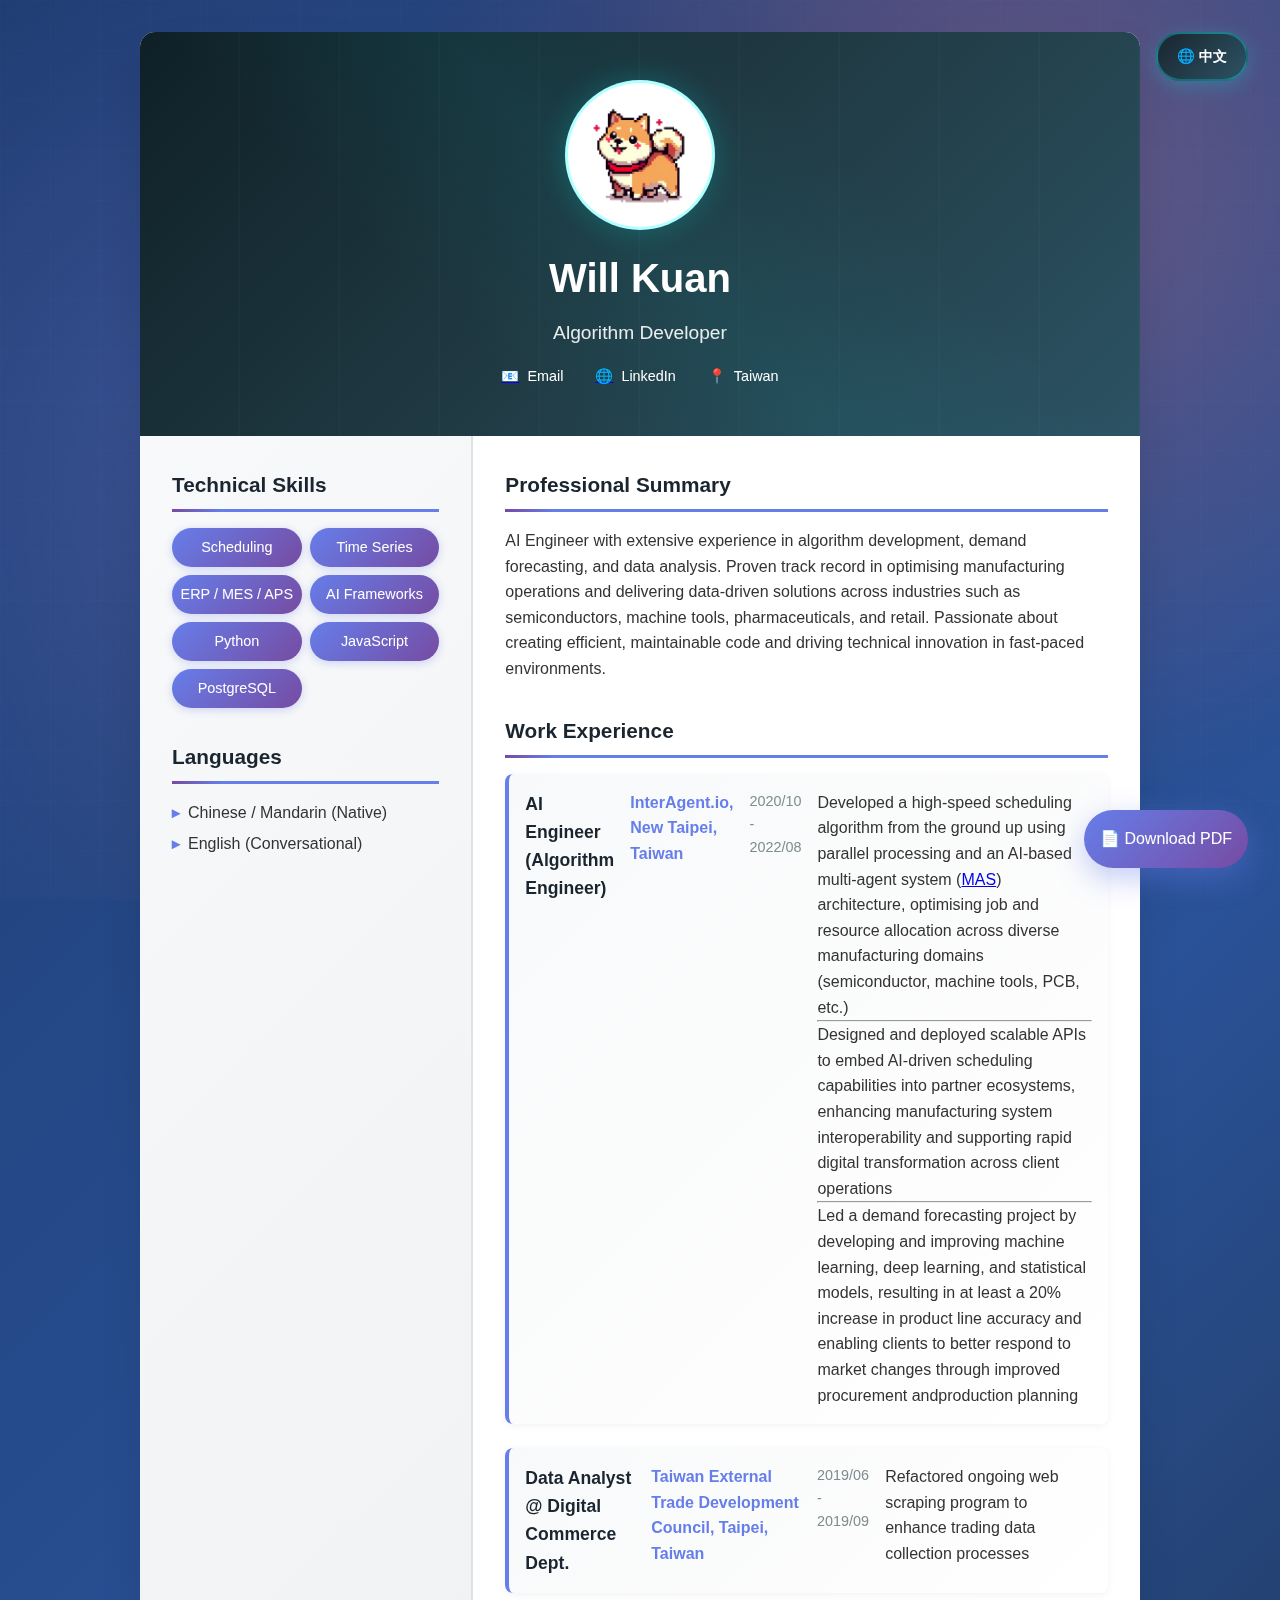
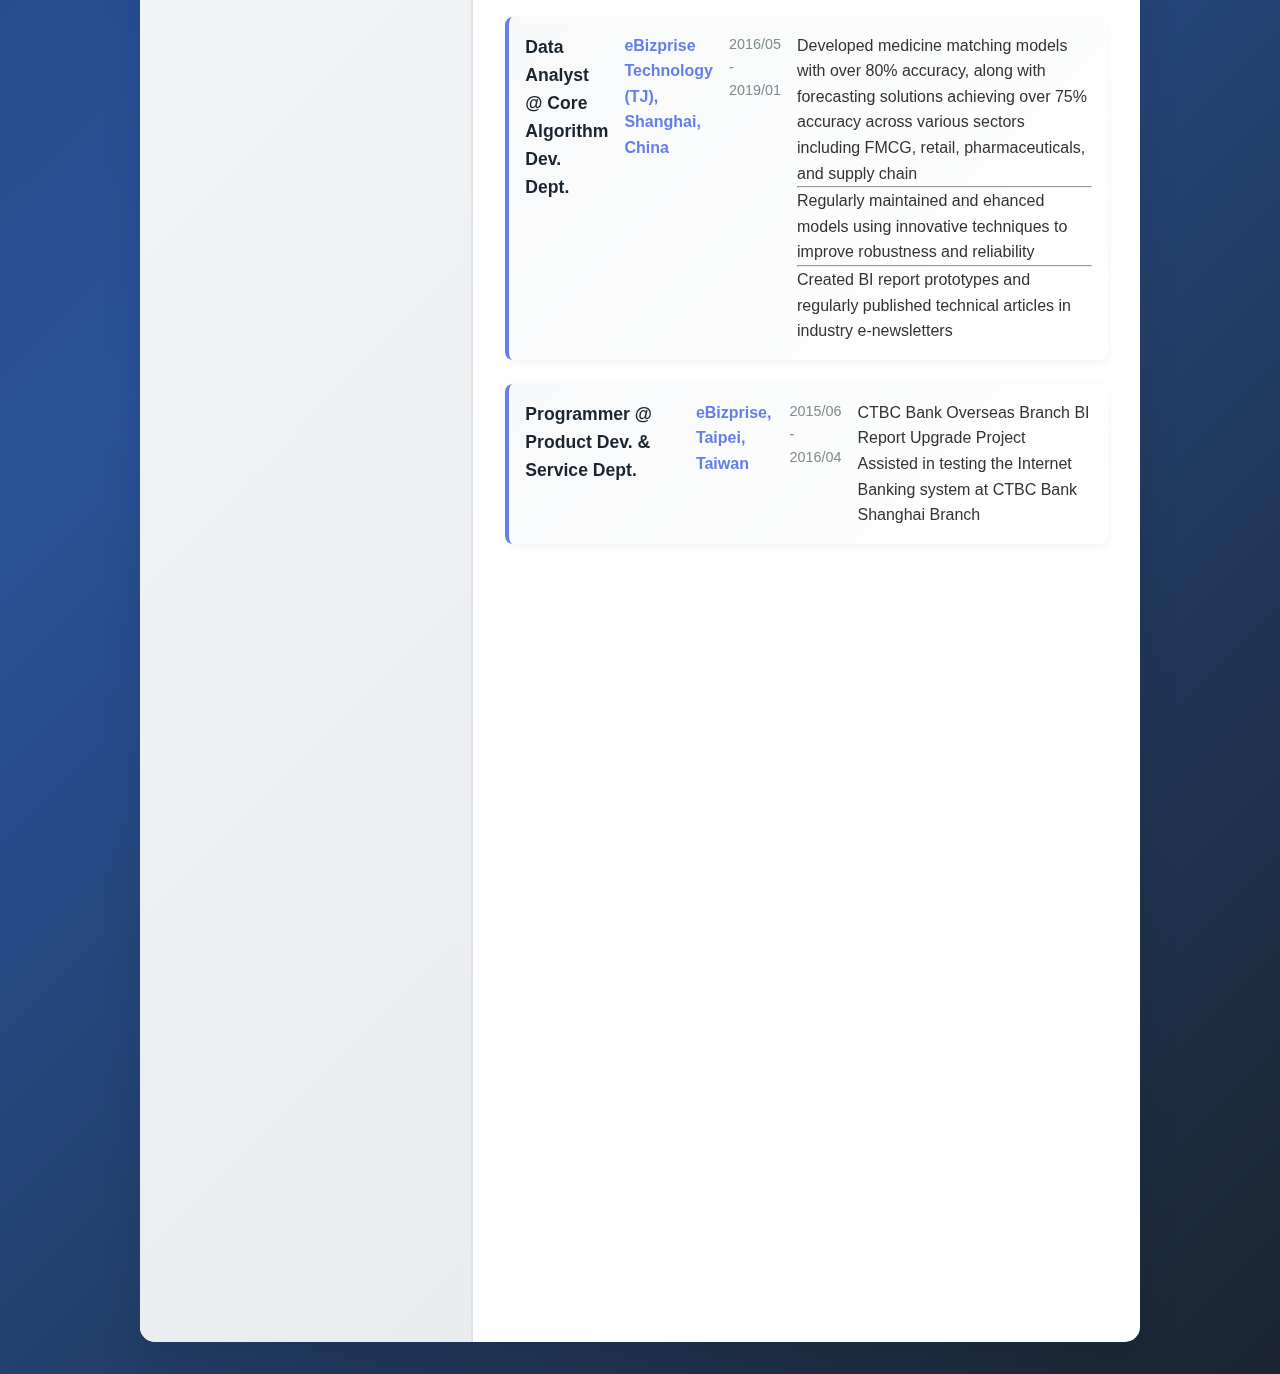
<file: public/cv.html>
<!DOCTYPE html>
<html lang="en">

<head>
    <meta charset="UTF-8">
    <meta name="viewport" content="width=device-width, initial-scale=1.0">
    <title>Sarah Johnson - Professional CV</title>
    <link rel="stylesheet" href="../css/page-cv.css">
</head>

<body>
    <button class="language-switcher" onclick="toggleLanguage()">
        🌐 中文
    </button>

    <div class="container">
        <header class="header">
            <div class="profile-img"><img src="../assets/images/icons/shiba.png" alt="shiba dog" height="120"></div>
            <h1>Will Kuan</h1>
            <p>Algorithm Developer</p>
            <div class="contact-info">
                <div class="contact-item">
                    <span><a href="aiien61will@gmail.com">📧</a></span> Email
                </div>
                <div class="contact-item">
                    <span><a href="https://www.linkedin.com/in/will-kuan-0b073385/">🌐</a></span> LinkedIn
            
                </div>
                <div class="contact-item">
                    <span>📍</span> Taiwan
                </div>
            </div>
        </header>

        <div class="main-content">
            <aside class="sidebar">
                <section class="section">
                    <h2>Technical Skills</h2>
                    <div class="skills-grid">
                        <div class="skill-item">Scheduling</div>
                        <div class="skill-item">Time Series</div>
                        <div class="skill-item">ERP / MES / APS</div>
                        <div class="skill-item">AI Frameworks</div>
                        <div class="skill-item">Python</div>
                        <div class="skill-item">JavaScript</div>
                        <div class="skill-item">PostgreSQL</div>
                    </div>
                </section>

                <section class="section">
                    <h2>Languages</h2>
                    <ul class="languages">
                        <li>Chinese / Mandarin (Native)</li>
                        <li>English (Conversational)</li>
                    </ul>
                </section>

                <section class="section">
                    <h2>Key Achievements</h2>
                    <div class="achievement-item">
                        Achieved 10x faster runtime scheduling 20,000 jobs within 10 minutes<br />
                        (bottleneck: > 1 hour to process 1,000 jobs)
                    </div>
                    <div class="achievement-item">
                        Improved shipment demand forecasting model performance by 20%
                    </div>
                    <div class="achievement-item">
                        Achieved 75% accuracy sales forecasting solution
                    </div>
                    <div class="achievement-item">
                        Published multiple technical articles
                    </div>
                </section>

                <section class="section">
                    <h2>Interests</h2>
                    <ul class="interests">
                        <li>Travelling in the middle of nowhere</li>
                        <li>Sports (baseball, basketball, tennis, football)</li>
                        <li>Films, anime, TV series (Korean, UK, and US)</li>
                        <li>Cooking</li>
                        <li>Searching all the streets for tucked-away vegetarian food</li>
                    </ul>
                </section>
            </aside>

            <main class="content">
                <section class="section">
                    <h2>Professional Summary</h2>
                    <p>AI Engineer with extensive experience in algorithm development, demand forecasting,
                        and data analysis. Proven track record in optimising manufacturing operations
                        and delivering data-driven solutions across industries such as semiconductors,
                        machine tools, pharmaceuticals, and retail. Passionate about creating efficient,
                        maintainable code and driving technical innovation in fast-paced environments.</p>
                </section>

                <section class="section">
                    <h2>Work Experience</h2>
                    <div class="experience-item">
                        <div class="job-title">AI Engineer (Algorithm Engineer)</div>
                        <div class="company">InterAgent.io, New Taipei, Taiwan</div>
                        <div class="date">2020/10 - 2022/08</div>
                        <ul>
                            <li>Developed a high-speed scheduling algorithm from the ground up using
                                parallel processing and an AI-based multi-agent system
                                (<a href="https://www.wikiwand.com/en/Multi-agent%20system">MAS</a>)
                                architecture, optimising job and resource allocation across diverse
                                manufacturing domains (semiconductor, machine tools, PCB, etc.)</li>
                            <hr />
                    
                            <li>Designed and deployed scalable APIs to embed AI-driven scheduling capabilities
                                into partner ecosystems, enhancing manufacturing system interoperability
                                and supporting rapid digital transformation across client operations</li>
                            <hr />
                    
                            <li>Led a demand forecasting project by developing and improving machine learning,
                                deep learning, and statistical models, resulting in at least a 20% increase
                                in product line accuracy and enabling clients to better respond to market changes
                                through improved procurement andproduction planning</li>
                        </ul>
                    </div>

                    <div class="experience-item">
                        <div class="job-title">Data Analyst @ Digital Commerce Dept.</div>
                        <div class="company">Taiwan External Trade Development Council, Taipei, Taiwan</div>
                        <div class="date">2019/06 - 2019/09</div>
                        <ul>
                            <li>Refactored ongoing web scraping program to enhance
                                trading data collection processes</li>
                        </ul>
                    </div>

                    <div class="experience-item">
                        <div class="job-title">Data Analyst @ Core Algorithm Dev. Dept.</div>
                        <div class="company">eBizprise Technology (TJ), Shanghai, China</div>
                        <div class="date">2016/05 - 2019/01</div>
                        <ul>
                            <li>Developed medicine matching models with over 80% accuracy, along with
                                forecasting solutions achieving over 75% accuracy across various sectors
                                including FMCG, retail, pharmaceuticals, and supply chain</li>
                            <hr />
                    
                            <li>Regularly maintained and ehanced models using innovative techniques 
                                to improve robustness and reliability</li>
                            <hr />
                    
                            <li>Created BI report prototypes and regularly published technical articles 
                                in industry e-newsletters</li>
                            
                        </ul>
                    </div>

                    <div class="experience-item">
                        <div class="job-title">Programmer @ Product Dev. & Service Dept.</div>
                        <div class="company">eBizprise, Taipei, Taiwan</div>
                        <div class="date">2015/06 - 2016/04</div>
                        <ul>
                            <li>CTBC Bank Overseas Branch BI Report Upgrade Project</li>
                            <li>Assisted in testing the Internet Banking system at CTBC Bank Shanghai Branch</li>
                        </ul>
                    </div>
                </section>

                <section class="section">
                    <h2>Education</h2>
                    <div class="education-item">
                        <div class="job-title">Master's Degree in Service Science (Business-Oriented Data Analysis)</div>
                        <div class="company">National Tsing Hua University, Taiwan</div>
                        <div class="date">2018/09 - 2020/06</div>
                        <!-- <ul>
                            <li>Master Thesis: Evaluating Peak-Capturing Performance of Time Series 
                                Forecasting Algorithms</li><hr/>
                            
                            <li>IEEE DataCom 2019 speaker & Paper: Forecasting Daily Accommodation 
                                Occupancy for Supply Preparation by a Sharing Economy Platform</li>
                        </ul> -->
                        <p>Master Thesis: Evaluating Peak-Capturing Performance of Time Series 
                            Forecasting Algorithms</p><hr />
                        <p>IEEE DataCom 2019 speaker & Paper: Forecasting Daily Accommodation 
                            Occupancy for Supply Preparation by a Sharing Economy Platform</p>
                    </div>
                    
                    <div class="education-item">
                        <div class="job-title">Bachelor's Degree in Applied Mathematics</div>
                        <div class="company">National Sun Yat-Sen University, Taiwan</div>
                        <div class="date">2007/09 - 2011/06</div>
                    </div>
                </section>

                <section class="section">
                    <h2>Awards & Certifications</h2>
                    <div class="education-item">
                        <div class="job-title">Conference Speaker</div>
                        <div class="company">IEEE DataCom</div>
                        <div class="date">2019</div>
                    </div>
                    <div class="education-item">
                        <div class="job-title">Taiwan's Top 5 & Taiwan Delegation</div>
                        <div class="company">Asia Open Data Hackathon</div>
                        <div class="date">2016</div>
                    </div>
                </section>
            </main>
        </div>
    </div>

    <a href="#" class="download-btn" onclick="window.print(); return false;">
        📄 Download PDF
    </a>

    <script src="../js/script.js"></script>
</body>

</html>
</file>
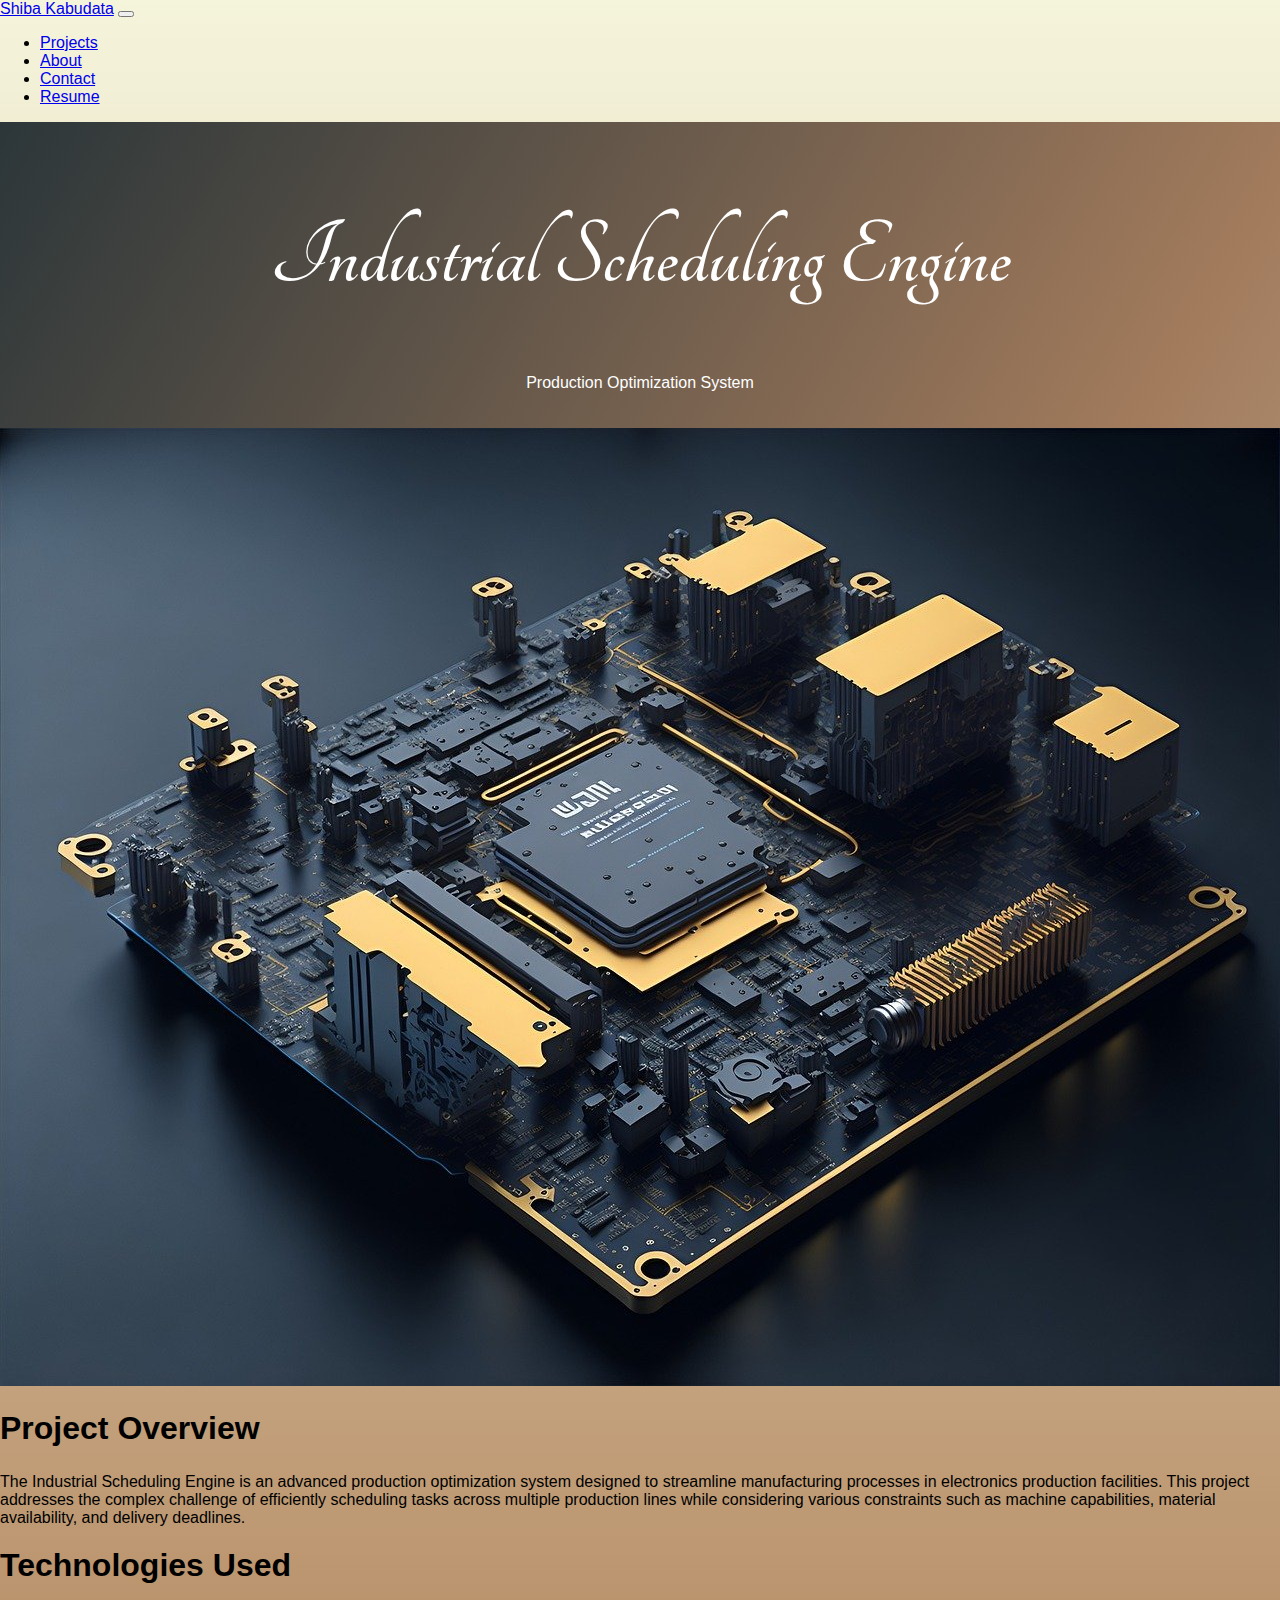
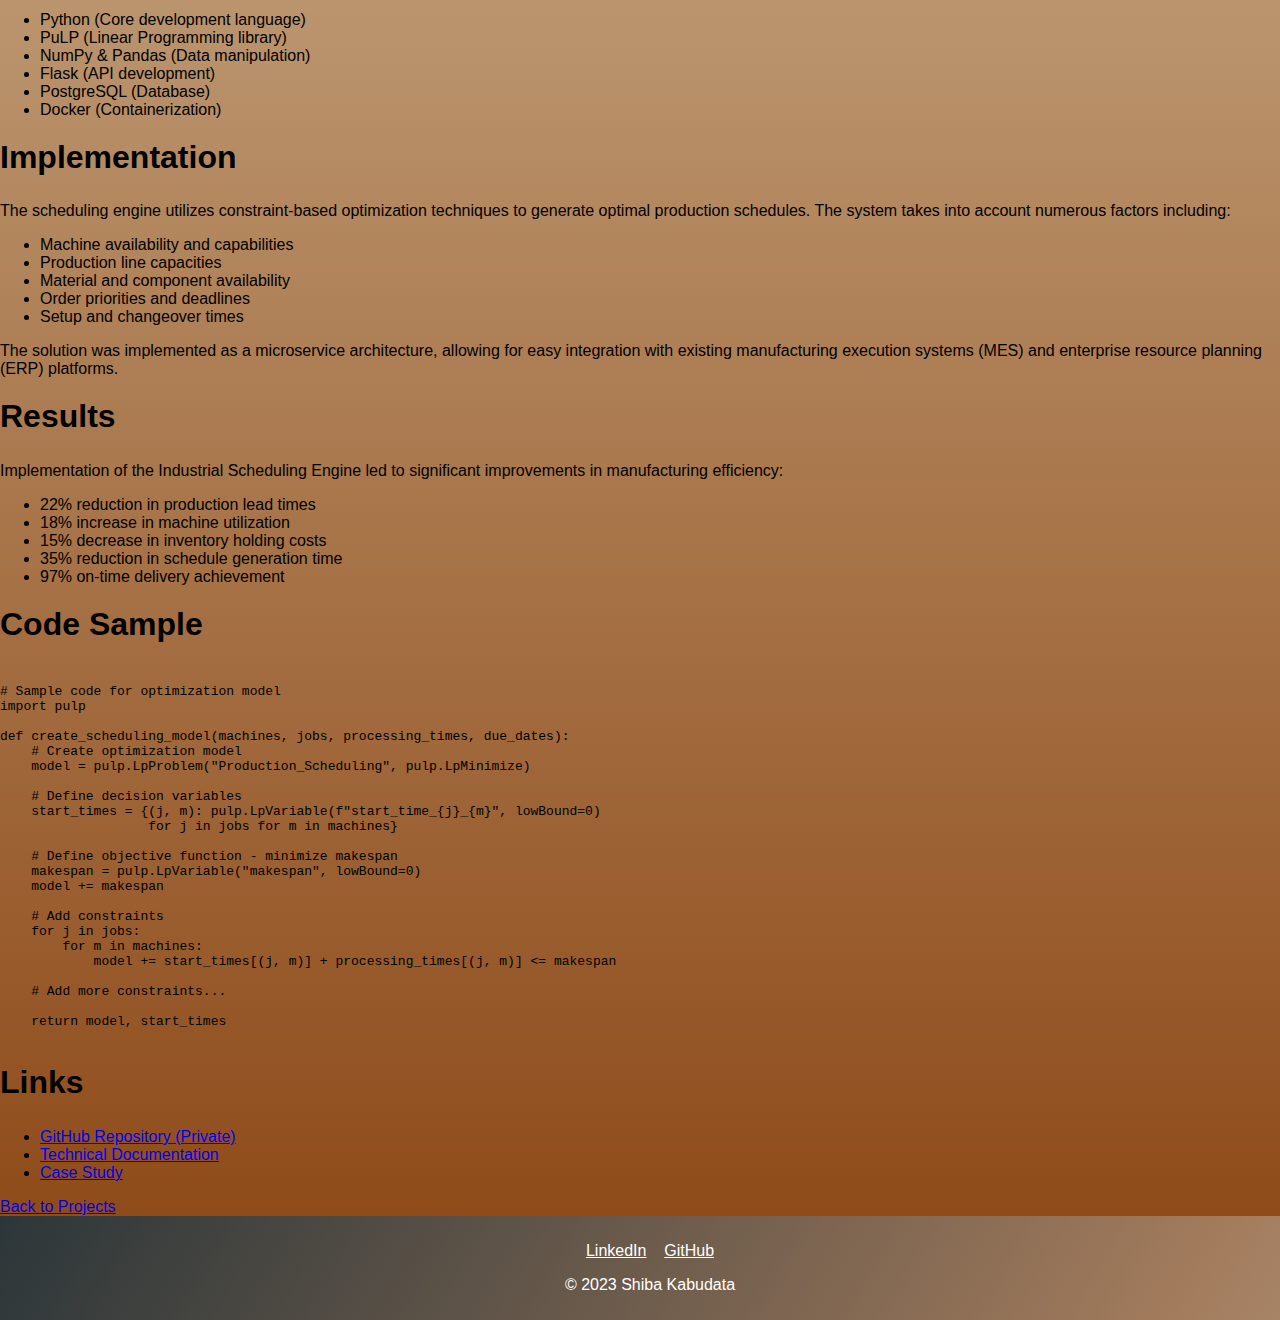
<file: public/sheduling.html>
<!DOCTYPE html>
<html lang="en">

<head>
    <meta charset="UTF-8">
    <meta name="viewport" content="width=device-width, initial-scale=1.0">
    <title>Industrial Scheduling Engine - Shiba Kabudata</title>
    <link href="https://cdn.jsdelivr.net/npm/bootstrap@5.3.0-alpha2/dist/css/bootstrap.min.css" rel="stylesheet"
        integrity="sha384-aFq/bzH65dt+w6FI2ooMVUpc+21e0SRygnTpmBvdBgSdnuTN7QbdgL+OapgHtvPp" crossorigin="anonymous">
    <link rel="stylesheet" href="../css/styles.css">
    <link href="https://fonts.googleapis.com/css2?family=Sono:wght@400;700&display=swap" rel="stylesheet" />
    <link rel="preconnect" href="https://fonts.googleapis.com">
    <link rel="preconnect" href="https://fonts.gstatic.com" crossorigin>
    <link href="https://fonts.googleapis.com/css2?family=Tangerine:wght@400;700&display=swap" rel="stylesheet">
</head>

<body>
    <!-- Navigation -->
    <nav class="navbar navbar-expand-lg navbar-dark bg-dark">
        <div class="container">
            <a class="navbar-brand" href="../index.html">Shiba Kabudata</a>
            <button class="navbar-toggler" type="button" data-bs-toggle="collapse" data-bs-target="#navbarNav"
                aria-controls="navbarNav" aria-expanded="false" aria-label="Toggle navigation">
                <span class="navbar-toggler-icon"></span>
            </button>
            <div class="collapse navbar-collapse" id="navbarNav">
                <ul class="navbar-nav ms-auto">
                    <li class="nav-item">
                        <a class="nav-link" href="../index.html#projects">Projects</a>
                    </li>
                    <li class="nav-item">
                        <a class="nav-link" href="../index.html#about">About</a>
                    </li>
                    <li class="nav-item">
                        <a class="nav-link" href="../index.html#contact">Contact</a>
                    </li>
                    <li class="nav-item">
                        <a class="nav-link" href="../public/resume.html">Resume</a>
                    </li>
                </ul>
            </div>
        </div>
    </nav>

    <!-- Project Header -->
    <header class="gradient-background py-5">
        <div class="container">
            <div class="row align-items-center">
                <div class="col-lg-8 mx-auto text-center">
                    <h1 class="tangerine-bold">Industrial Scheduling Engine</h1>
                    <p class="lead text-white">Production Optimization System</p>
                </div>
            </div>
        </div>
    </header>

    <!-- Project Content -->
    <section class="py-5">
        <div class="container">
            <div class="row">
                <div class="col-lg-8 mx-auto">
                    <!-- Project Image -->
                    <img src="../assets/images/projects/pcb.jpg" alt="Industrial Scheduling Engine"
                        class="img-fluid rounded-4 shadow-lg mb-4">

                    <!-- Project Description -->
                    <h2 class="section-title">Project Overview</h2>
                    <p>The Industrial Scheduling Engine is an advanced production optimization system designed to
                        streamline manufacturing processes in electronics production facilities. This project addresses
                        the complex challenge of efficiently scheduling tasks across multiple production lines while
                        considering various constraints such as machine capabilities, material availability, and
                        delivery deadlines.</p>

                    <h2 class="section-title mt-5">Technologies Used</h2>
                    <ul>
                        <li>Python (Core development language)</li>
                        <li>PuLP (Linear Programming library)</li>
                        <li>NumPy & Pandas (Data manipulation)</li>
                        <li>Flask (API development)</li>
                        <li>PostgreSQL (Database)</li>
                        <li>Docker (Containerization)</li>
                    </ul>

                    <h2 class="section-title mt-5">Implementation</h2>
                    <p>The scheduling engine utilizes constraint-based optimization techniques to generate optimal
                        production schedules. The system takes into account numerous factors including:</p>
                    <ul>
                        <li>Machine availability and capabilities</li>
                        <li>Production line capacities</li>
                        <li>Material and component availability</li>
                        <li>Order priorities and deadlines</li>
                        <li>Setup and changeover times</li>
                    </ul>
                    <p>The solution was implemented as a microservice architecture, allowing for easy integration with
                        existing manufacturing execution systems (MES) and enterprise resource planning (ERP) platforms.
                    </p>

                    <h2 class="section-title mt-5">Results</h2>
                    <p>Implementation of the Industrial Scheduling Engine led to significant improvements in
                        manufacturing efficiency:</p>
                    <ul>
                        <li>22% reduction in production lead times</li>
                        <li>18% increase in machine utilization</li>
                        <li>15% decrease in inventory holding costs</li>
                        <li>35% reduction in schedule generation time</li>
                        <li>97% on-time delivery achievement</li>
                    </ul>

                    <!-- Code Sample -->
                    <h2 class="section-title mt-5">Code Sample</h2>
                    <pre class="bg-dark text-light p-3 rounded"><code>
# Sample code for optimization model
import pulp

def create_scheduling_model(machines, jobs, processing_times, due_dates):
    # Create optimization model
    model = pulp.LpProblem("Production_Scheduling", pulp.LpMinimize)
    
    # Define decision variables
    start_times = {(j, m): pulp.LpVariable(f"start_time_{j}_{m}", lowBound=0) 
                   for j in jobs for m in machines}
    
    # Define objective function - minimize makespan
    makespan = pulp.LpVariable("makespan", lowBound=0)
    model += makespan
    
    # Add constraints
    for j in jobs:
        for m in machines:
            model += start_times[(j, m)] + processing_times[(j, m)] <= makespan
    
    # Add more constraints...
    
    return model, start_times
                    </code></pre>

                    <!-- Project Links -->
                    <div class="mt-5">
                        <h2 class="section-title">Links</h2>
                        <ul>
                            <li><a href="#">GitHub Repository (Private)</a></li>
                            <li><a href="#">Technical Documentation</a></li>
                            <li><a href="#">Case Study</a></li>
                        </ul>
                    </div>
                </div>
            </div>
        </div>
    </section>

    <!-- Back to Projects Button -->
    <section class="py-3">
        <div class="container text-center">
            <a href="../index.html#projects" class="btn btn-primary">Back to Projects</a>
        </div>
    </section>

    <footer class="gradient-background">
        <p>
            <a href="https://www.linkedin.com/in/will-kuan-0b073385/" id="linkedin">LinkedIn</a>
            &nbsp;&nbsp;
            <a href="https://github.com/aiien61" id="github">GitHub</a>
        </p>
        <p>&copy; 2023 Shiba Kabudata</p>
    </footer>
    <script src="https://cdn.jsdelivr.net/npm/bootstrap@5.3.3/dist/js/bootstrap.bundle.min.js"
        integrity="sha384-YvpcrYf0tY3lHB60NNkmXc5s9fDVZLESaAA55NDzOxhy9GkcIdslK1eN7N6jIeHz"
        crossorigin="anonymous"></script>
</body>

</html>
</file>
<file: css/page-cv.css>
* {
    margin: 0;
    padding: 0;
    box-sizing: border-box;
}

body {
    font-family: 'Segoe UI', Tahoma, Geneva, Verdana, sans-serif;
    line-height: 1.6;
    color: #333;
    background: linear-gradient(135deg, #1e3c72 0%, #2a5298 50%, #1a252f 100%);
    position: relative;
    min-height: 100vh;
}

body::before {
    content: '';
    position: fixed;
    top: 0;
    left: 0;
    width: 100%;
    height: 100%;
    background:
        radial-gradient(circle at 20% 50%, rgba(120, 119, 198, 0.3) 0%, transparent 50%),
        radial-gradient(circle at 80% 20%, rgba(255, 118, 117, 0.3) 0%, transparent 50%),
        radial-gradient(circle at 40% 80%, rgba(55, 59, 68, 0.3) 0%, transparent 50%);
    pointer-events: none;
    z-index: -1;
}

body::after {
    content: '';
    position: fixed;
    top: 0;
    left: 0;
    width: 100%;
    height: 100%;
    background-image:
        linear-gradient(90deg, rgba(255, 255, 255, 0.02) 1px, transparent 1px),
        linear-gradient(rgba(255, 255, 255, 0.02) 1px, transparent 1px);
    background-size: 50px 50px;
    pointer-events: none;
    z-index: -1;
    opacity: 0.7;
}

.container {
    max-width: 1000px;
    margin: 0 auto;
    background: white;
    box-shadow: 0 20px 40px rgba(0, 0, 0, 0.1);
    border-radius: 15px;
    overflow: hidden;
    margin-top: 2rem;
    margin-bottom: 2rem;
}

.header {
    background: linear-gradient(135deg, #0f2027, #203a43, #2c5364);
    color: white;
    padding: 3rem 2rem;
    text-align: center;
    position: relative;
    overflow: hidden;
}

.header::before {
    content: '';
    position: absolute;
    top: 0;
    left: 0;
    width: 100%;
    height: 100%;
    background:
        linear-gradient(45deg, transparent 30%, rgba(0, 255, 255, 0.05) 50%, transparent 70%),
        repeating-linear-gradient(90deg,
            transparent,
            transparent 98px,
            rgba(255, 255, 255, 0.03) 100px);
    animation: tech-sweep 8s linear infinite;
}

@keyframes tech-sweep {
    0% {
        transform: translateX(-100%);
    }

    100% {
        transform: translateX(100%);
    }
}

.profile-img {
    width: 150px;
    height: 150px;
    border-radius: 50%;
    border: 3px solid rgba(0, 255, 255, 0.3);
    margin: 0 auto 1rem;
    /* background: linear-gradient(45deg, #667eea, #764ba2); */
    background: white;
    display: flex;
    align-items: center;
    justify-content: center;
    font-size: 3rem;
    font-weight: bold;
    position: relative;
    z-index: 1;
    box-shadow: 0 0 30px rgba(0, 255, 255, 0.2);
}

.header h1 {
    font-size: 2.5rem;
    margin-bottom: 0.5rem;
    position: relative;
    z-index: 1;
}

.header p {
    font-size: 1.2rem;
    opacity: 0.9;
    position: relative;
    z-index: 1;
}

.contact-info {
    display: flex;
    justify-content: center;
    gap: 2rem;
    margin-top: 1rem;
    flex-wrap: wrap;
    position: relative;
    z-index: 1;
}

.contact-item {
    display: flex;
    align-items: center;
    gap: 0.5rem;
    font-size: 0.9rem;
}

.main-content {
    display: grid;
    grid-template-columns: 1fr 2fr;
    gap: 0;
}

.sidebar {
    background: linear-gradient(135deg, #f8f9fa, #e9ecef);
    padding: 2rem;
    border-right: 2px solid #dee2e6;
    position: relative;
}

.sidebar::before {
    content: '';
    position: absolute;
    top: 0;
    right: 0;
    width: 2px;
    height: 100%;
    /* background: linear-gradient(180deg, #667eea, #764ba2); */
}

.content {
    padding: 2rem;
}

.section {
    margin-bottom: 2rem;
}

.section h2 {
    color: #1a252f;
    border-bottom: 3px solid #667eea;
    padding-bottom: 0.5rem;
    margin-bottom: 1rem;
    font-size: 1.3rem;
    position: relative;
}

.section h2::after {
    content: '';
    position: absolute;
    bottom: -3px;
    left: 0;
    width: 50px;
    height: 3px;
    background: linear-gradient(90deg, #764ba2, #667eea);
}

.experience-item,
.education-item {
    margin-bottom: 1.5rem;
    padding: 1rem;
    background: linear-gradient(135deg, #f8f9fa, #ffffff);
    border-radius: 8px;
    border-left: 4px solid #667eea;
    transition: transform 0.2s ease, box-shadow 0.2s ease;
    box-shadow: 0 2px 8px rgba(0, 0, 0, 0.05);
    display: flex;
    justify-content: space-between;
    align-items: flex-start;
    gap: 1rem;
}

.experience-item:hover,
.education-item:hover {
    transform: translateX(5px);
    box-shadow: 0 8px 25px rgba(102, 126, 234, 0.15);
}

.job-details,
.education-details {
    flex-grow: 1;
}

/* Company Logo Styles */
.company-logo {
    width: 65px;
    border-radius: 6px;
    flex-shrink: 0;
    transition: transform 0.2s ease;
    display: flex;
    align-items: center;
    justify-content: center;
}

.company-logo:hover {
    transform: scale(1.1);
}

.company-logo img {
    max-width: 100%;
    max-height: 100%;
    width: auto;
    height: auto;
    object-fit: contain;
}

.job-title {
    font-weight: bold;
    color: #1a252f;
    font-size: 1.1rem;
}

.company {
    color: #667eea;
    font-weight: 600;
}

.date {
    color: #7f8c8d;
    font-size: 0.9rem;
    margin-bottom: 0.5rem;
}

.skills-grid {
    display: grid;
    grid-template-columns: repeat(auto-fit, minmax(120px, 1fr));
    gap: 0.5rem;
}

.skill-item {
    background: linear-gradient(135deg, #667eea, #764ba2);
    color: white;
    padding: 0.5rem;
    border-radius: 20px;
    text-align: center;
    font-size: 0.9rem;
    transition: transform 0.2s ease, box-shadow 0.2s ease;
    box-shadow: 0 2px 8px rgba(102, 126, 234, 0.3);
}

.skill-item:hover {
    transform: scale(1.05);
    box-shadow: 0 4px 15px rgba(102, 126, 234, 0.4);
}

.languages li,
.interests li {
    margin-bottom: 0.3rem;
    padding-left: 1rem;
    position: relative;
}

.languages li::before,
.interests li::before {
    content: '▸';
    position: absolute;
    left: 0;
    color: #667eea;
    font-weight: bold;
}

ul {
    list-style: none;
}

.achievement-item {
    background: linear-gradient(135deg, #f8f9fa, #e9ecef);
    padding: 1rem;
    border-radius: 8px;
    margin-bottom: 0.5rem;
    border-left: 4px solid #764ba2;
    box-shadow: 0 2px 8px rgba(0, 0, 0, 0.05);
}

@media (max-width: 768px) {
    .main-content {
        grid-template-columns: 1fr;
    }

    .contact-info {
        flex-direction: column;
        gap: 0.5rem;
    }

    .header h1 {
        font-size: 2rem;
    }

    .container {
        margin: 1rem;
        border-radius: 10px;
    }
}

.download-btn {
    position: fixed;
    bottom: 2rem;
    right: 2rem;
    background: linear-gradient(135deg, #667eea, #764ba2);
    /* background: linear-gradient(135deg, #e74c3c, #c0392b); */
    color: white;
    padding: 1rem;
    border-radius: 50px;
    text-decoration: none;
    box-shadow: 0 10px 30px rgba(102, 126, 234, 0.4);
    transition: transform 0.2s ease;
    z-index: 1000;
}

.download-btn:hover {
    transform: scale(1.1);
    box-shadow: 0 15px 40px rgba(102, 126, 234, 0.5);
}

.language-switcher {
    position: fixed;
    top: 2rem;
    right: 2rem;
    background: linear-gradient(135deg, #1a252f, #2c5364);
    /* background: linear-gradient(135deg, #e74c3c, #c0392b); */
    color: white;
    padding: 0.8rem 1.2rem;
    border-radius: 25px;
    border: 2px solid rgba(0, 255, 255, 0.3);
    cursor: pointer;
    box-shadow: 0 5px 20px rgba(0, 255, 255, 0.2);
    transition: transform 0.2s ease, box-shadow 0.2s ease;
    z-index: 1000;
    font-weight: 600;
    font-size: 0.9rem;
}

.language-switcher:hover {
    transform: scale(1.05);
    box-shadow: 0 8px 25px rgba(0, 255, 255, 0.3);
    border-color: rgba(0, 255, 255, 0.5);
}



/* Hide language switcher when printing */
@media print {

    .language-switcher,
    .download-btn {
        display: none !important;
    }

    .container {
        box-shadow: none;
        margin: 0;
        border-radius: 0;
    }

    body {
        background: white;
    }
}
</file>
<file: css/styles.css>
.gradient-background {
    background: linear-gradient(300deg, #DCD7C9, #A27B5C, #2C3639);
    background-size: 180% 180%;
    animation: gradient-animation 18s ease infinite;
}

@keyframes gradient-animation {
    0% {
        background-position: 0% 50%;
    }

    50% {
        background-position: 100% 50%;
    }

    100% {
        background-position: 0% 50%;
    }
}

body {
    font-family: Arial, sans-serif;
    margin: 0;
    padding: 0;
    background: linear-gradient(to bottom, #F5F5DC, #8B4513); /* Sandy to brown gradient */
}

#resume {
    color: white;
}

header {
    background: #35424a;
    color: #ffffff;
    padding: 20px;
    text-align: center;
}

.tangerine-bold {
    font-family: "Tangerine", cursive;
    font-weight: 700;
    font-style: normal;
    font-size: 6rem;
}

.job-title {
    text-align: center;
}

.section-title {
    margin-top: 20px;
    text-align: left;
    font-size: 2rem;
    font-weight: bold;
}

hr {
    color: white;
}

.project {
    border-radius: 20px;
}

.col {
    margin-bottom: 5px;
}

#linkedin {
    color: white;
}

#github {
    color: white;
}

footer {
    text-align: center;
    padding: 10px;
    background: #35424a;
    color: #ffffff;
    position: relative;
    bottom: 0;
    width: 100%;
}
</file>
